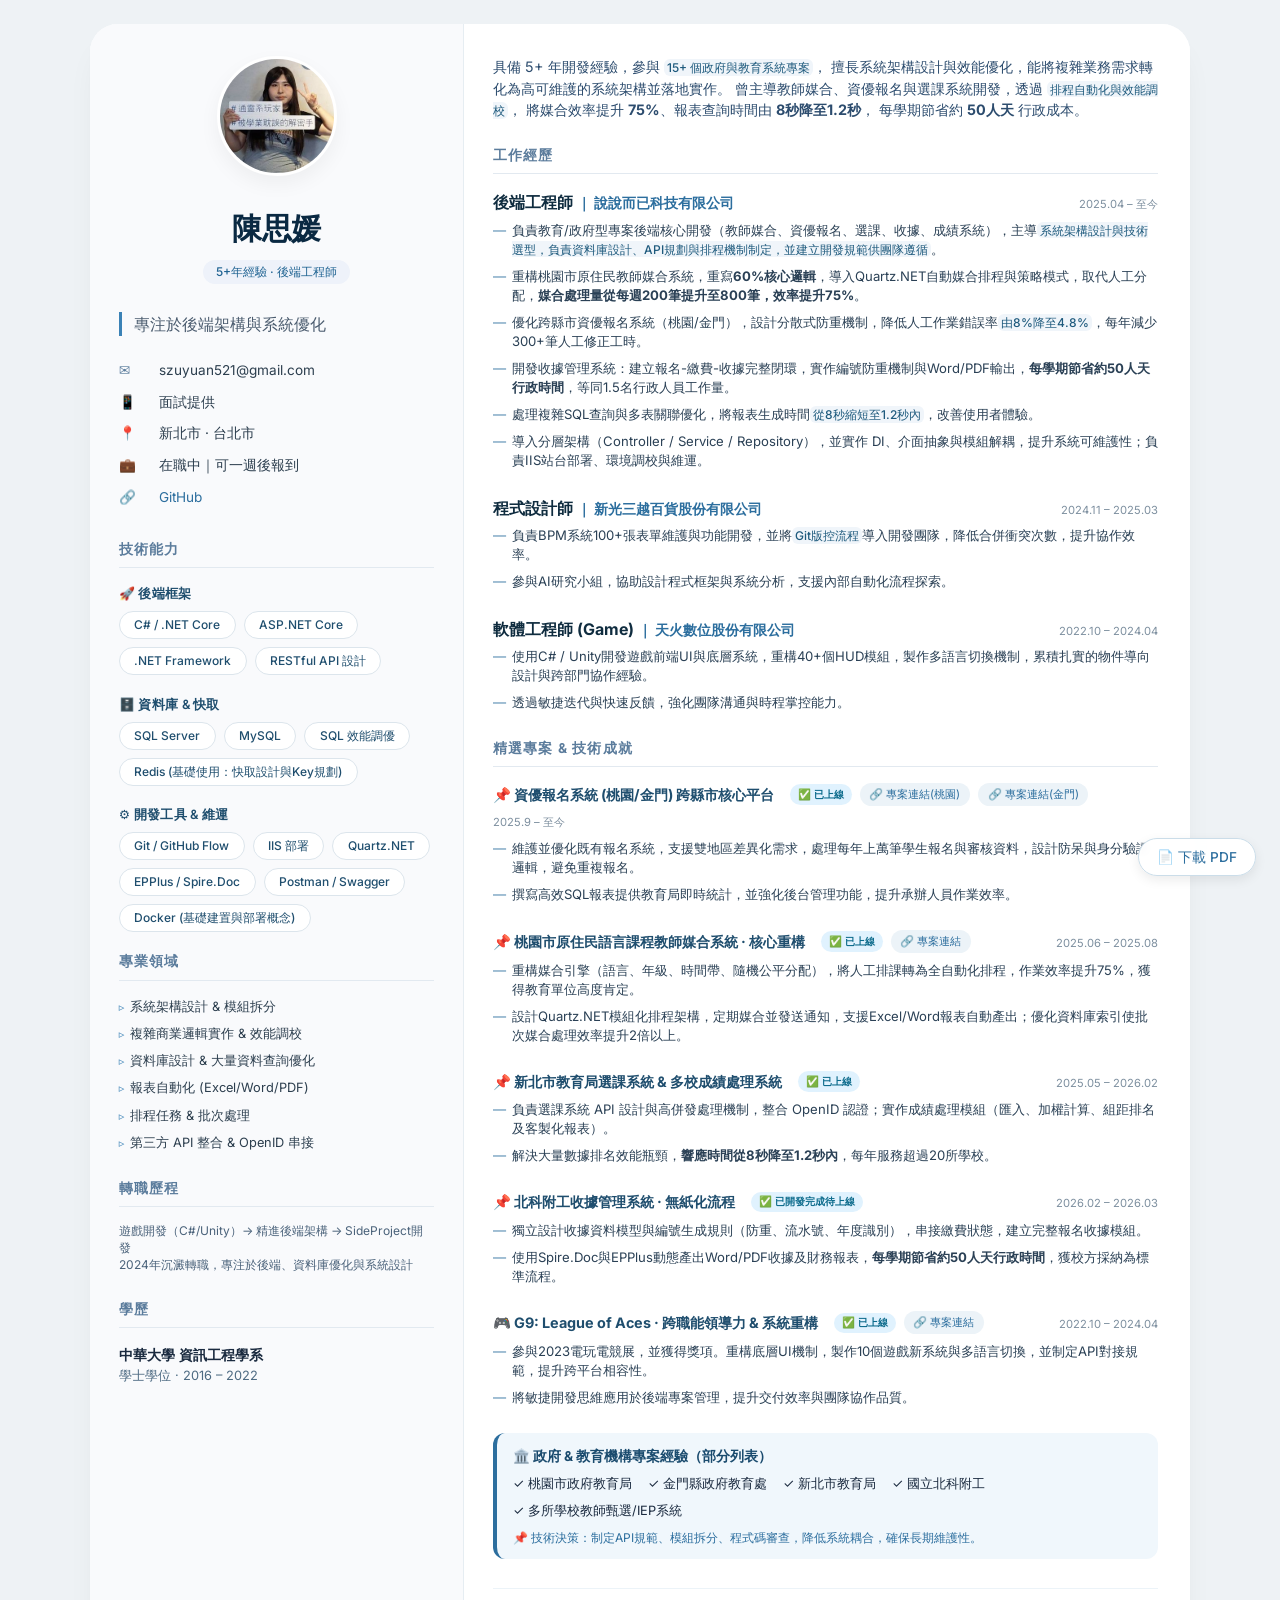
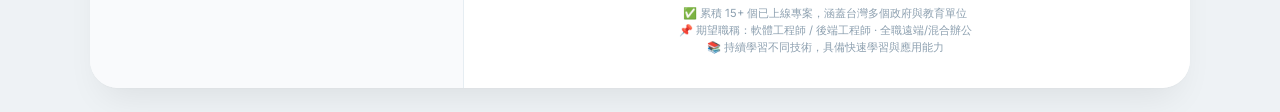
<file: index.html>
<!DOCTYPE html>
<html lang="zh-TW">
  <head>
    <meta charset="UTF-8" />
    <meta
      name="viewport"
      content="width=device-width, initial-scale=1.0, viewport-fit=cover"
    />
    <title>陳思媛 · 後端工程師履歷</title>
    <link rel="preconnect" href="https://fonts.googleapis.com" />
    <link rel="preconnect" href="https://fonts.gstatic.com" crossorigin />
    <link
      href="https://fonts.googleapis.com/css2?family=Inter:opsz,wght@14..32,300;14..32,400;14..32,500;14..32,600;14..32,700&display=swap"
      rel="stylesheet"
    />
    <style>
      * {
        margin: 0;
        padding: 0;
        box-sizing: border-box;
      }

      body {
        background: #eef2f5;
        font-family: "Inter", system-ui, -apple-system, "Segoe UI", Roboto,
          "Helvetica Neue", sans-serif;
        line-height: 1.5;
        color: #1a2a3f;
        padding: 24px 16px;
      }

      .resume {
        max-width: 1100px;
        margin: 0 auto;
        background: #ffffff;
        border-radius: 28px;
        box-shadow: 0 20px 35px -12px rgba(0, 0, 0, 0.08),
          0 1px 2px rgba(0, 0, 0, 0.02);
        overflow: hidden;
      }

      /* PDF 按鈕固定右下角，不遮擋內容 */
      .pdf-btn {
        position: fixed;
        bottom: 24px;
        right: 24px;
        background: rgba(255, 255, 255, 0.95);
        backdrop-filter: blur(4px);
        border: 1px solid #cbdde9;
        border-radius: 40px;
        padding: 8px 18px;
        font-size: 0.85rem;
        font-weight: 500;
        color: #2c6e9e;
        cursor: pointer;
        transition: 0.2s;
        z-index: 1000;
        text-decoration: none;
        display: inline-flex;
        align-items: center;
        gap: 8px;
        font-family: inherit;
        box-shadow: 0 4px 12px rgba(0, 0, 0, 0.08);
      }
      .pdf-btn:hover {
        background: #eef2f5;
        border-color: #8fb4cf;
        box-shadow: 0 6px 14px rgba(0, 0, 0, 0.1);
      }
      @media print {
        .pdf-btn {
          display: none;
        }
        body {
          padding: 0;
          background: white;
        }
        .resume {
          box-shadow: none;
          border-radius: 0;
        }
        .sidebar {
          -webkit-print-color-adjust: exact;
          print-color-adjust: exact;
        }
      }

      .resume-inner {
        display: grid;
        grid-template-columns: 34% 66%;
      }

      .sidebar {
        background: #f9fafc;
        padding: 2rem 1.8rem;
        border-right: 1px solid #e6edf2;
      }

      .main {
        padding: 2rem 2rem 2rem 1.8rem;
        background: #ffffff;
      }

      .avatar {
        text-align: center;
        margin-bottom: 1.5rem;
      }
      .avatar-img {
        width: 120px;
        height: 120px;
        object-fit: cover;
        border-radius: 50%;
        border: 3px solid white;
        box-shadow: 0 8px 20px rgba(0, 0, 0, 0.05);
        background: #e2e8f0;
      }
      .avatar-placeholder {
        width: 120px;
        height: 120px;
        background: #dce5ec;
        border-radius: 50%;
        margin: 0 auto;
        display: flex;
        align-items: center;
        justify-content: center;
        color: #7f8c8d;
        font-size: 0.8rem;
      }

      .name-title h1 {
        font-size: 1.9rem;
        font-weight: 700;
        letter-spacing: -0.02em;
        color: #0a2942;
        margin-bottom: 0.4rem;
        text-align: center;
      }

      .badge {
        display: inline-block;
        background: #eef2fa;
        color: #1f6392;
        font-size: 0.75rem;
        font-weight: 500;
        padding: 0.2rem 0.8rem;
        border-radius: 20px;
        margin-bottom: 1rem;
      }

      .title {
        font-size: 1rem;
        font-weight: 500;
        color: #4a5b6e;
        border-left: 3px solid #3b82b6;
        padding-left: 0.75rem;
        margin: 0.75rem 0 1rem 0;
      }

      .contact-info {
        margin: 1.5rem 0 2rem 0;
      }

      .contact-item {
        display: flex;
        align-items: center;
        gap: 0.75rem;
        font-size: 0.85rem;
        color: #2c3e4e;
        margin-bottom: 0.7rem;
        flex-wrap: wrap;
      }

      .contact-icon {
        min-width: 28px;
        color: #5e7e9e;
      }

      .section-title {
        font-weight: 700;
        font-size: 0.85rem;
        text-transform: uppercase;
        letter-spacing: 1.2px;
        color: #5b7c9c;
        margin: 1.6rem 0 1rem 0;
        border-bottom: 1.5px solid #e2e9f0;
        padding-bottom: 0.5rem;
      }

      .skill-group {
        margin-bottom: 1.2rem;
      }
      .skill-group-title {
        font-weight: 600;
        font-size: 0.8rem;
        color: #1f4e6e;
        margin-bottom: 0.5rem;
        letter-spacing: 0.3px;
      }
      .skill-tags {
        display: flex;
        flex-wrap: wrap;
        gap: 8px;
      }
      .skill-tag {
        background: white;
        border: 1px solid #dce5ec;
        padding: 0.25rem 0.9rem;
        border-radius: 30px;
        font-size: 0.75rem;
        font-weight: 500;
        color: #1f4e6e;
      }
      .skill-tag.self-learn {
        background: #f0f5fa;
        border-color: #cbdde9;
        font-style: normal;
        position: relative;
      }
      .tech-list {
        list-style: none;
        margin-top: 0.5rem;
      }
      .tech-list li {
        font-size: 0.8rem;
        margin-bottom: 0.5rem;
        color: #2c3e4e;
        display: flex;
        align-items: baseline;
        gap: 6px;
      }
      .tech-list li::before {
        content: "▹";
        color: #3b82b6;
        font-size: 0.7rem;
      }

      .job-item,
      .project-item {
        margin-bottom: 1.6rem;
      }

      .job-header {
        display: flex;
        justify-content: space-between;
        align-items: baseline;
        flex-wrap: wrap;
        margin-bottom: 0.3rem;
        gap: 6px;
      }

      .job-title {
        font-weight: 700;
        font-size: 1rem;
        color: #0f2c3f;
      }

      .company {
        font-weight: 600;
        color: #2c6e9e;
        font-size: 0.85rem;
      }

      .date {
        font-size: 0.7rem;
        color: #7d8f9f;
        font-weight: 400;
        white-space: nowrap;
      }

      .job-description ul,
      .project-description ul {
        list-style: none;
        margin-top: 0.4rem;
      }

      .job-description li,
      .project-description li {
        font-size: 0.82rem;
        color: #2a4055;
        margin-bottom: 0.5rem;
        position: relative;
        padding-left: 1.2rem;
        line-height: 1.45;
      }

      .job-description li::before,
      .project-description li::before {
        content: "—";
        position: absolute;
        left: 0;
        color: #6797b9;
        font-weight: 500;
      }

      .highlight {
        background: #f0f5fa;
        padding: 0.05rem 0.2rem;
        border-radius: 6px;
        font-weight: 500;
        font-size: 0.75rem;
        color: #1e5a7d;
      }

      .live-badge {
        background: #e0f2fe;
        color: #0c6b8c;
        font-size: 0.65rem;
        font-weight: 600;
        padding: 0.15rem 0.5rem;
        border-radius: 30px;
        margin-left: 0.5rem;
        vertical-align: middle;
        display: inline-block;
      }

      .project-header {
        display: flex;
        justify-content: space-between;
        flex-wrap: wrap;
        align-items: baseline;
        margin-bottom: 0.5rem;
        gap: 8px;
      }

      .project-name {
        font-weight: 700;
        font-size: 0.9rem;
        color: #1f4e6e;
        display: flex;
        align-items: center;
        flex-wrap: wrap;
        gap: 8px;
      }

      .project-link {
        font-size: 0.7rem;
        font-weight: normal;
        background: #ecf3f8;
        padding: 0.2rem 0.6rem;
        border-radius: 30px;
        text-decoration: none;
        color: #2c6e9e;
        transition: 0.2s;
      }
      .project-link:hover {
        background: #d4e2ed;
        color: #0f4c6e;
      }

      .footer-note {
        margin-top: 1.8rem;
        font-size: 0.7rem;
        color: #8da0b0;
        text-align: center;
        border-top: 1px solid #ecf3f8;
        padding-top: 1rem;
      }

      @media (max-width: 780px) {
        body {
          padding: 16px;
        }
        .resume-inner {
          grid-template-columns: 1fr;
        }
        .sidebar {
          border-right: 0;
          border-bottom: 1px solid #e6edf2;
          padding: 1.5rem;
        }
        .main {
          padding: 1.5rem;
        }
        .name-title h1 {
          font-size: 1.7rem;
        }
        .avatar-img {
          width: 100px;
          height: 100px;
        }
        .date {
          white-space: normal;
        }
        /* 手機上按鈕稍微縮小間距 */
        .pdf-btn {
          bottom: 16px;
          right: 16px;
          padding: 6px 14px;
          font-size: 0.75rem;
        }
      }
    </style>
  </head>
  <body>
    <div class="resume">
      <div class="pdf-btn" id="printResumeBtn">📄 下載 PDF</div>
      <div class="resume-inner">
        <!-- 左側欄 -->
        <div class="sidebar">
          <div class="avatar">
            <img
              class="avatar-img"
              src="img/headshot.png"
              alt="陳思媛"
              onerror="this.onerror=null; this.parentElement.innerHTML='<div class=\'avatar-placeholder\'><span>📷 陳思媛</span></div>';"
            />
          </div>
          <div class="name-title">
            <h1>陳思媛</h1>
            <div style="text-align: center">
              <span class="badge">5+年經驗 · 後端工程師</span>
            </div>
            <div class="title">專注於後端架構與系統優化</div>
          </div>

          <div class="contact-info">
            <div class="contact-item">
              <span class="contact-icon">✉️</span> szuyuan521@gmail.com
            </div>
            <div class="contact-item">
              <span class="contact-icon">📱</span> 面試提供
            </div>
            <div class="contact-item">
              <span class="contact-icon">📍</span> 新北市 · 台北市
            </div>
            <div class="contact-item">
              <span class="contact-icon">💼</span> 在職中｜可一週後報到
            </div>
            <div class="contact-item">
              <span class="contact-icon">🔗</span>
              <a
                href="https://github.com/szuyuan521"
                style="text-decoration: none; color: #2c6e9e"
                target="_blank"
                >GitHub</a
              >
            </div>
          </div>

          <!-- 技能分組 -->
          <div class="section-title">技術能力</div>

          <div class="skill-group">
            <div class="skill-group-title">🚀 後端框架</div>
            <div class="skill-tags">
              <span class="skill-tag">C# / .NET Core</span>
              <span class="skill-tag">ASP.NET Core</span>
              <span class="skill-tag">.NET Framework</span>
              <span class="skill-tag">RESTful API 設計</span>
            </div>
          </div>

          <div class="skill-group">
            <div class="skill-group-title">🗄️ 資料庫 & 快取</div>
            <div class="skill-tags">
              <span class="skill-tag">SQL Server</span>
              <span class="skill-tag">MySQL</span>
              <span class="skill-tag">SQL 效能調優</span>
              <span class="skill-tag">Redis (基礎使用：快取設計與Key規劃)</span>
            </div>
          </div>

          <div class="skill-group">
            <div class="skill-group-title">⚙️ 開發工具 & 維運</div>
            <div class="skill-tags">
              <span class="skill-tag">Git / GitHub Flow</span>
              <span class="skill-tag">IIS 部署</span>
              <span class="skill-tag">Quartz.NET</span>
              <span class="skill-tag">EPPlus / Spire.Doc</span>
              <span class="skill-tag">Postman / Swagger</span>
              <span class="skill-tag skill-tag"
                >Docker (基礎建置與部署概念)</span
              >
            </div>
          </div>

          <div class="section-title" style="margin-top: 1rem">專業領域</div>
          <ul class="tech-list">
            <li>系統架構設計 & 模組拆分</li>
            <li>複雜商業邏輯實作 & 效能調校</li>
            <li>資料庫設計 & 大量資料查詢優化</li>
            <li>報表自動化 (Excel/Word/PDF)</li>
            <li>排程任務 & 批次處理</li>
            <li>第三方 API 整合 & OpenID 串接</li>
          </ul>

          <div class="section-title">轉職歷程</div>
          <div
            style="
              font-size: 0.75rem;
              color: #4a627a;
              margin-bottom: 1rem;
              line-height: 1.4;
            "
          >
            遊戲開發（C#/Unity）→ 精進後端架構 → SideProject開發<br />
            2024年沉澱轉職，專注於後端、資料庫優化與系統設計
          </div>

          <div class="section-title">學歷</div>
          <div style="margin-top: 0.2rem">
            <div style="font-weight: 600; font-size: 0.9rem">
              中華大學 資訊工程學系
            </div>
            <div style="font-size: 0.8rem; color: #4d6a82">
              學士學位 · 2016 – 2022
            </div>
          </div>
        </div>

        <!-- 右側主要內容 -->
        <div class="main">
          <div style="margin-bottom: 1.5rem">
            <p style="font-size: 0.9rem; color: #2c4c6e; line-height: 1.5">
              具備 5+ 年開發經驗，參與
              <strong class="highlight">15+ 個政府與教育系統專案</strong>，
              擅長系統架構設計與效能優化，能將複雜業務需求轉化為高可維護的系統架構並落地實作。
              曾主導教師媒合、資優報名與選課系統開發，透過
              <span class="highlight">排程自動化與效能調校</span>，
              將媒合效率提升 <strong>75%</strong>、報表查詢時間由
              <strong>8秒降至1.2秒</strong>， 每學期節省約
              <strong>50人天</strong> 行政成本。
            </p>
          </div>

          <div class="section-title" style="margin-top: 0">工作經歷</div>

          <div class="job-item">
            <div class="job-header">
              <div>
                <span class="job-title">後端工程師</span>
                <span class="company">｜ 說說而已科技有限公司</span>
              </div>
              <div class="date">2025.04 – 至今</div>
            </div>
            <div class="job-description">
              <ul>
                <li>
                  負責教育/政府型專案後端核心開發（教師媒合、資優報名、選課、收據、成績系統），主導<span
                    class="highlight"
                    >系統架構設計與技術選型，負責資料庫設計、API規劃與排程機制制定，並建立開發規範供團隊遵循</span
                  >。
                </li>
                <li>
                  重構桃園市原住民教師媒合系統，重寫<strong>60%核心邏輯</strong>，導入Quartz.NET自動媒合排程與策略模式，取代人工分配，<strong>媒合處理量從每週200筆提升至800筆，效率提升75%</strong>。
                </li>
                <li>
                  優化跨縣市資優報名系統（桃園/金門），設計分散式防重機制，降低人工作業錯誤率<span
                    class="highlight"
                    >由8%降至4.8%</span
                  >，每年減少300+筆人工修正工時。
                </li>
                <li>
                  開發收據管理系統：建立報名-繳費-收據完整閉環，實作編號防重機制與Word/PDF輸出，<strong>每學期節省約50人天行政時間</strong>，等同1.5名行政人員工作量。
                </li>
                <li>
                  處理複雜SQL查詢與多表關聯優化，將報表生成時間<span
                    class="highlight"
                    >從8秒縮短至1.2秒內</span
                  >，改善使用者體驗。
                </li>
                <li>
                  導入分層架構（Controller / Service / Repository），並實作
                  DI、介面抽象與模組解耦，提升系統可維護性；負責IIS站台部署、環境調校與維運。
                </li>
              </ul>
            </div>
          </div>

          <div class="job-item">
            <div class="job-header">
              <div>
                <span class="job-title">程式設計師</span>
                <span class="company">｜ 新光三越百貨股份有限公司</span>
              </div>
              <div class="date">2024.11 – 2025.03</div>
            </div>
            <div class="job-description">
              <ul>
                <li>
                  負責BPM系統100+張表單維護與功能開發，並將<span
                    class="highlight"
                    >Git版控流程</span
                  >導入開發團隊，降低合併衝突次數，提升協作效率。
                </li>
                <li>
                  參與AI研究小組，協助設計程式框架與系統分析，支援內部自動化流程探索。
                </li>
              </ul>
            </div>
          </div>

          <div class="job-item">
            <div class="job-header">
              <div>
                <span class="job-title">軟體工程師 (Game)</span>
                <span class="company">｜ 天火數位股份有限公司</span>
              </div>
              <div class="date">2022.10 – 2024.04</div>
            </div>
            <div class="job-description">
              <ul>
                <li>
                  使用C# /
                  Unity開發遊戲前端UI與底層系統，重構40+個HUD模組，製作多語言切換機制，累積扎實的物件導向設計與跨部門協作經驗。
                </li>
                <li>透過敏捷迭代與快速反饋，強化團隊溝通與時程掌控能力。</li>
              </ul>
            </div>
          </div>

          <div class="section-title">精選專案 & 技術成就</div>

          <!-- 1. 資優報名系統 -->
          <div class="project-item">
            <div class="project-header">
              <div class="project-name">
                📌 資優報名系統 (桃園/金門) 跨縣市核心平台
                <span class="live-badge">✅ 已上線</span>
                <a
                  class="project-link"
                  href="https://www.giftedness.tyc.edu.tw/"
                  target="_blank"
                  rel="noopener noreferrer"
                  >🔗 專案連結(桃園)</a
                >
                <a
                  class="project-link"
                  href="https://gti.km.edu.tw/"
                  target="_blank"
                  rel="noopener noreferrer"
                  >🔗 專案連結(金門)</a
                >
              </div>
              <div class="date">2025.9 – 至今</div>
            </div>
            <div class="project-description">
              <ul>
                <li>
                  維護並優化既有報名系統，支援雙地區差異化需求，處理每年上萬筆學生報名與審核資料，設計防呆與身分驗證邏輯，避免重複報名。
                </li>
                <li>
                  撰寫高效SQL報表提供教育局即時統計，並強化後台管理功能，提升承辦人員作業效率。
                </li>
              </ul>
            </div>
          </div>

          <!-- 2. 教師媒合系統 -->
          <div class="project-item">
            <div class="project-header">
              <div class="project-name">
                📌 桃園市原住民語言課程教師媒合系統 · 核心重構
                <span class="live-badge">✅ 已上線</span>
                <a
                  class="project-link"
                  href="https://match.caes.tyc.edu.tw/"
                  target="_blank"
                  rel="noopener noreferrer"
                  >🔗 專案連結</a
                >
              </div>
              <div class="date">2025.06 – 2025.08</div>
            </div>
            <div class="project-description">
              <ul>
                <li>
                  重構媒合引擎（語言、年級、時間帶、隨機公平分配），將人工排課轉為全自動化排程，作業效率提升75%，獲得教育單位高度肯定。
                </li>
                <li>
                  設計Quartz.NET模組化排程架構，定期媒合並發送通知，支援Excel/Word報表自動產出；優化資料庫索引使批次媒合處理效率提升2倍以上。
                </li>
              </ul>
            </div>
          </div>

          <!-- 3. 選課 & 成績系統 -->
          <div class="project-item">
            <div class="project-header">
              <div class="project-name">
                📌 新北市教育局選課系統 & 多校成績處理系統
                <span class="live-badge">✅ 已上線</span>
              </div>
              <div class="date">2025.05 – 2026.02</div>
            </div>
            <div class="project-description">
              <ul>
                <li>
                  負責選課系統 API 設計與高併發處理機制，整合 OpenID
                  認證；實作成績處理模組（匯入、加權計算、組距排名及客製化報表）。
                </li>
                <li>
                  解決大量數據排名效能瓶頸，<strong>響應時間從8秒降至1.2秒內</strong>，每年服務超過20所學校。
                </li>
              </ul>
            </div>
          </div>

          <!-- 4. 收據系統 -->
          <div class="project-item">
            <div class="project-header">
              <div class="project-name">
                📌 北科附工收據管理系統 · 無紙化流程
                <span class="live-badge">✅ 已開發完成待上線</span>
              </div>
              <div class="date">2026.02 – 2026.03</div>
            </div>
            <div class="project-description">
              <ul>
                <li>
                  獨立設計收據資料模型與編號生成規則（防重、流水號、年度識別），串接繳費狀態，建立完整報名收據模組。
                </li>
                <li>
                  使用Spire.Doc與EPPlus動態產出Word/PDF收據及財務報表，<strong>每學期節省約50人天行政時間</strong>，獲校方採納為標準流程。
                </li>
              </ul>
            </div>
          </div>

          <!-- 5. 遊戲專案 -->
          <div class="project-item">
            <div class="project-header">
              <div class="project-name">
                🎮 G9: League of Aces · 跨職能領導力 & 系統重構
                <span class="live-badge">✅ 已上線</span>
                <a
                  class="project-link"
                  href="https://store.steampowered.com/app/2247200/G9League_of_Aces/"
                  target="_blank"
                  rel="noopener noreferrer"
                  >🔗 專案連結</a
                >
              </div>
              <div class="date">2022.10 – 2024.04</div>
            </div>
            <div class="project-description">
              <ul>
                <li>
                  參與2023電玩電競展，並獲得獎項。重構底層UI機制，製作10個遊戲新系統與多語言切換，並制定API對接規範，提升跨平台相容性。
                </li>
                <li>
                  將敏捷開發思維應用於後端專案管理，提升交付效率與團隊協作品質。
                </li>
              </ul>
            </div>
          </div>

          <!-- 政府專案與架構能力合併區塊 -->
          <div
            style="
              margin-top: 1rem;
              background: #f0f7fc;
              border-left: 4px solid #2c6e9e;
              padding: 0.8rem 1rem;
              border-radius: 12px;
            "
          >
            <div style="font-weight: 700; font-size: 0.85rem; color: #1a4b6e">
              🏛️ 政府 & 教育機構專案經驗（部分列表）
            </div>
            <ul
              style="
                margin-top: 8px;
                list-style: none;
                display: flex;
                flex-wrap: wrap;
                gap: 8px 16px;
              "
            >
              <li style="font-size: 0.8rem">✓ 桃園市政府教育局</li>
              <li style="font-size: 0.8rem">✓ 金門縣政府教育處</li>
              <li style="font-size: 0.8rem">✓ 新北市教育局</li>
              <li style="font-size: 0.8rem">✓ 國立北科附工</li>
              <li style="font-size: 0.8rem">✓ 多所學校教師甄選/IEP系統</li>
            </ul>
            <div style="font-size: 0.75rem; color: #2c6e9e; margin-top: 8px">
              📌
              技術決策：制定API規範、模組拆分、程式碼審查，降低系統耦合，確保長期維護性。
            </div>
          </div>

          <div class="footer-note">
            ✅ 累積 15+ 個已上線專案，涵蓋台灣多個政府與教育單位<br />
            📌 期望職稱：軟體工程師 / 後端工程師 · 全職遠端/混合辦公<br />
            📚 持續學習不同技術，具備快速學習與應用能力
          </div>
        </div>
      </div>
    </div>
    <script>
      const printBtn = document.getElementById("printResumeBtn");
      if (printBtn) {
        printBtn.addEventListener("click", () => {
          window.print();
        });
      }
    </script>
  </body>
</html>
</file>
